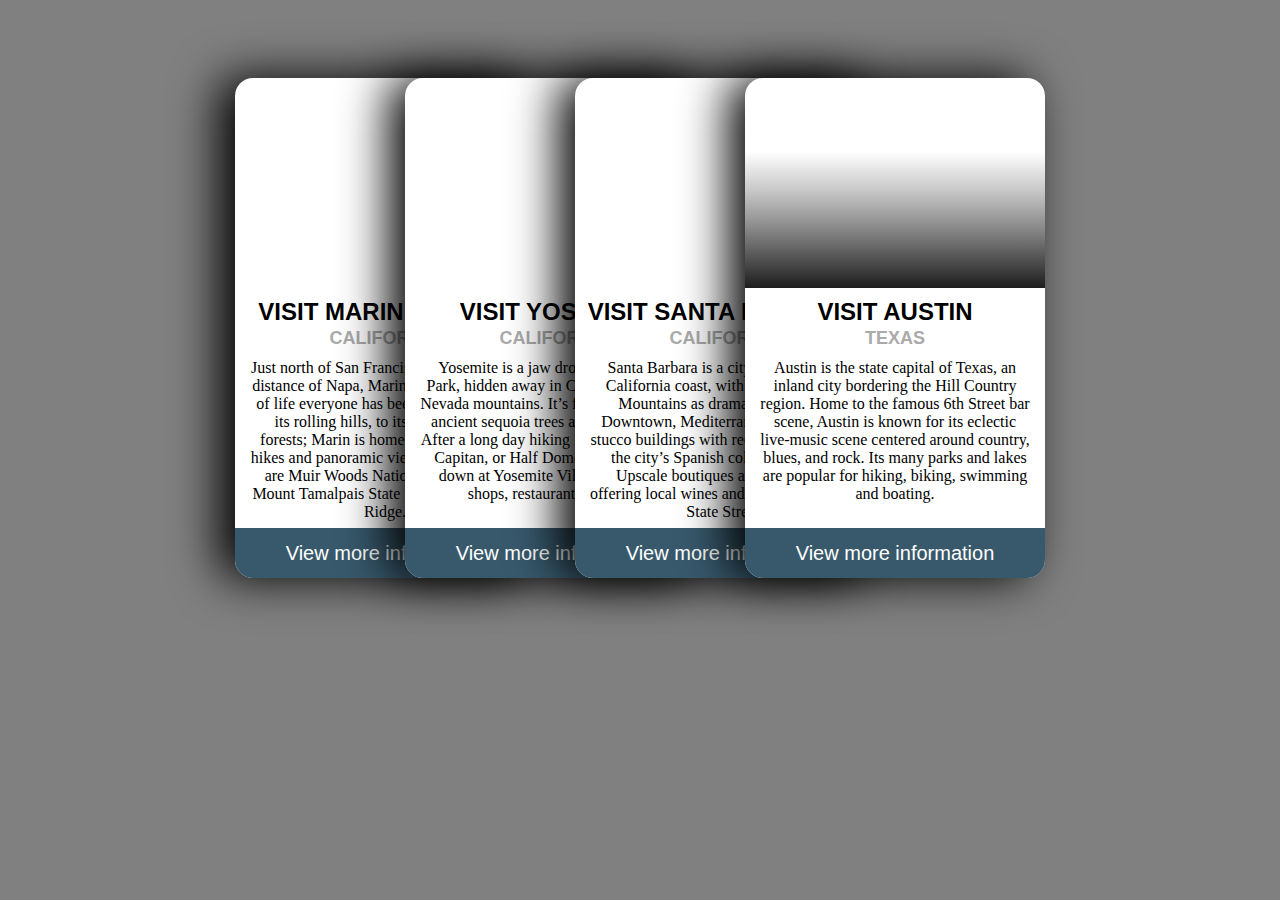
<file: css/cards.html>
<style>
body{ display: flex; flex-wrap: wrap; justify-content: center; background: grey; padding-top: 20px;
background-image: url("https://pbs.twimg.com/media/E3_guXtX0AUihWN.jpg");

/*   https://media.istockphoto.com/vectors/travel-concept-seamless-pattern-abstract-airplane-routes-travel-and-vector-id936346770?k=20&m=936346770&s=612x612&w=0&h=pNoiIGyr4aF7H_gmwI38xlKT4oOCouCYj8Tw0WaKYhI= */

}

.card{margin-top: 50px;
background: #17141d;
background: white;
display: grid;
grid-template-columns: 300px;
grid-template-rows: 210px 210px 80px;
grid-template-areas: "image" "text" "bottom";
font-family: roboto;
border-radius: 18px;
box-shadow: -1rem 0 3rem #000;
text-align: center;
overflow: hidden;
transition: all 0.6s ease;
  //color: white;
  
}

.card-img{
  grid-area: image;
  background: linear-gradient(#fff0 0%, #fff0, 70%, #1d1d1d 100%), url("https://livingcities.org/wp-content/uploads/2021/04/AustinTX.jpg");
  background-size: cover;
 //border-radius: 0 0 60% 60% /0 0 20% 20%;
  
}

.card-discription{
  grid-area: text;
  font-family: roboto;
  margin-top: -10px;
}

.card-discription > p{
margin: 15px; margin-top: -10px;
}

#visit-header, #visit-state{
  font-family: arial;
  text-transform: uppercase;
}

#visit-state{font-size: 18px;
margin-top: -18px; margin-bottom: 20px;
 color: #aaa;
}

#booknowbtn{
// background: #e9443c;
  background: #54c3dd;
  background: 
#38596c;
   //background:
  linear-gradient(#f2eecb, #cfb997);
 grid-area: bottom;
 border: none;
 font-size: 20px;
 color: white;
 margin-top: 30px;
}

#booknowbtn:hover{cursor: pointer; background: #54c3dd;
background: #029be6;
  background: #51a7e1; 
  background: #2e709a;
}

.card:hover{
  transform: translateY(-1rem);
}

.card:hover~.card{
  transform: translateX(130px);
}

.card:not(:first-child){
  margin-left: -130px;
}



/* LOCATION IMG */
/* #sb{background-image: url("https://miro.medium.com/max/1000/1*HXChk_VSESSUYNR3VgCo_Q.jpeg")} */


#sb{
  background-position: bottom;
  background-image: url("https://i.imgur.com/ZnaN89ql.jpg")}

/* //https://prod-virtuoso.dotcmscloud.com/dA/b3bd129b-efda-486b-8290-ccb35cd0f167/previewImage/MissionSantaBarbara_hero.jpg */
#yosemite{background-image: url("https://discovery.sndimg.com/content/dam/images/discovery/fullset/2022/5/18/GettyImages-1353388525.jpg.rend.hgtvcom.616.347.suffix/1652924149143.jpeg")}

#marin{background-image: url("https://i.imgur.com/BvrDOz2.jpg")}

a{text-decoration: none;
color: white;}

/* RGB */

.rgb::after {
  content:"";
  background: linear-gradient(45deg,
  #ff0000 0%, 
  #ff9a00 10%,
  #d0de21 20%,
  #4fdc4a 30%, 
  #3fdad8 40%,
  #2fc9e2 50%, 
  #1c7fee 60%, 
  #5f15f2 70%, 
  #ba0cf8 80%, 
  #fb07d9 90%, 
  #ff0000 100%  )
  repeat 0% 0% / 300% 100%;
  position: absolute;
  inset: -3px;
} 

@keyframes rgb {
  0% {background-position: 0% 50%;}
  50% {background-position: 100% 50%;}
  100% {background-position: 0% 50%;}
}

.rgb::after {
...
  border-radius: 16px;
  filter: blur(8px);
  transform: translateZ(-1px); /*or z-index */
  animation: rgb 6s linear infinite;
}


@media(max-width: 900px){
  body{height: auto;}
  .card{width: 160px; height: 300px;}
  .card{font-size: 10px;}
  .card-img{background-size: cover; width:160px; height: 110px; margin-bottom: 0px;}
  .card-discription{margin-top: -100px; width:160px;}
  #visit-header{margin: 2px; margin-bottom: 20px;}
  #visit-state{margin-bottom: 10px;}
}

.card{max-height: 500px;}
</style>

<body>
 
  <div class="card">
  <div class="card-img" id="marin"> </div>
  <div class="card-discription"> 
    <h2 id="visit-header"> Visit Marin County </h2> 
     <h2 id="visit-state"> California </h2> 
    <p> Just north of San Francisco and in driving distance of Napa, Marin is the nature part of life everyone has been missing. From its rolling hills, to its redwood tree forests; Marin is home to unforgettable hikes and panoramic views. Popular spots are Muir Woods National Monument, Mount Tamalpais State Park, and Bolinas Ridge. </p>
    </div>
    <button id="booknowbtn"> <a href="https://www.tripadvisor.com/Tourism-g155988-Marin_County_California-Vacations.html"> View more information </a> </button> 
  </div>
   <div class="card">
  <div class="card-img" id="yosemite"> </div>
  <div class="card-discription"> 
    <h2 id="visit-header">Visit Yosemite </h2> 
     <h2 id="visit-state"> California </h2> 
    <p> Yosemite is a jaw dropping National Park, hidden away in California’s Sierra Nevada mountains. It’s famed for its giant ancient sequoia trees and iconic vistas. After a long day hiking Bridalveil Fall, El Capitan, or Half Dome; you can wind down at Yosemite Village which has shops, restaurants, lodging.  </p>
    </div>
    <button id="booknowbtn"> <a href="https://www.tripadvisor.com/Attraction_Review-g61000-d489919-Reviews-Yosemite_Valley-Yosemite_National_Park_California.html"> View more information </a> </button>
  </div>
   <div class="card">
  <div class="card-img" id="sb"> </div>
  <div class="card-discription"> 
    <h2 id="visit-header"> Visit Santa Barbara </h2> 
     <h2 id="visit-state"> California </h2> 
    <p> Santa Barbara is a city on the central California coast, with the Santa Ynez Mountains as dramatic backdrop. Downtown, Mediterranean-style white stucco buildings with red-tile roofs reflect the city’s Spanish colonial heritage. Upscale boutiques and restaurants offering local wines and seasonal fare line State Street. </p>
    </div>
    <button id="booknowbtn"> <a href="https://www.tripadvisor.com/Tourism-g33045-Santa_Barbara_California-Vacations.html"> View more information </a> </button>
  </div>
   <div class="card">
  <div class="card-img"> </div>
  <div class="card-discription"> 
    <h2 id="visit-header"> Visit Austin </h2> 
     <h2 id="visit-state"> Texas </h2> 
    <p> Austin is the state capital of Texas, an inland city bordering the Hill Country region. Home to the famous 6th Street bar scene, Austin is known for its eclectic live-music scene centered around country, blues, and rock. Its many parks and lakes are popular for hiking, biking, swimming and boating. </p>
    </div>
    <button id="booknowbtn"> <a href="https://www.tripadvisor.com/Tourism-g30196-Austin_Texas-Vacations.html"> View more information </a> </button>
  </div>
  
  </body>
</file>
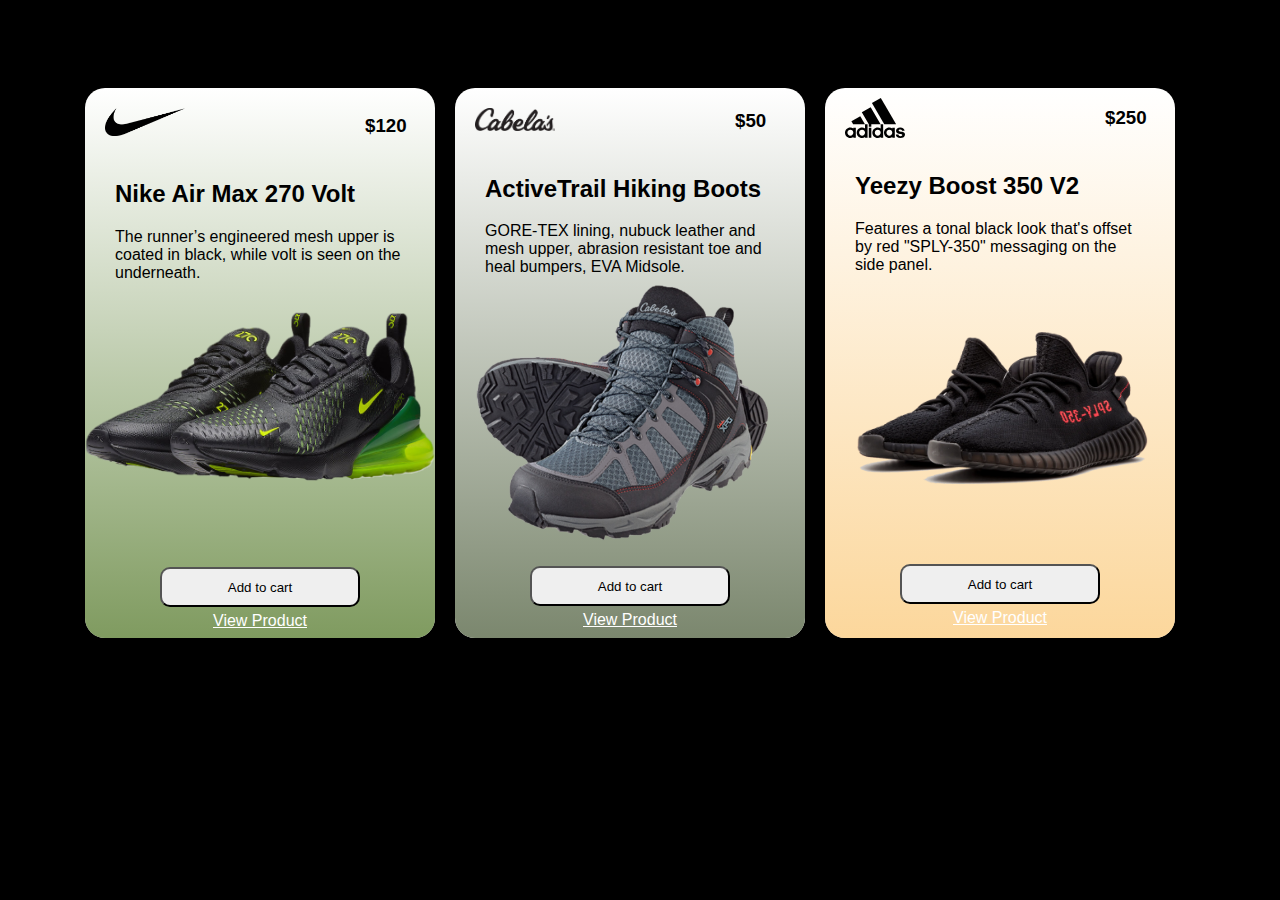
<file: footware demo site/footwaresite.html>
<!DOCTYPE html>
<html lang="en">
<meta charset="UTF-8">
<title>Product Card</title>
<meta name="viewport" content="width=device-width,initial-scale=1">
<link rel="stylesheet" href="">
<style>

body{display: flex; justify-content: center; background: black; padding-top: 80px; font-family: "Roboto", "Helvetica", sans-serif;}

.card-wrapper{min-width: 350px;width: 350px; height: 550px; background: white; border-radius: 20px; overflow: hidden; margin-right: 20px;}

.card-cover{background-image:url(""); background-size: cover; height: 550px; 
 background: -webkit-linear-gradient(top, rgba(255,255,255,0) 0%,
#7b876e 100%);
   
}
p, h2{margin-left: 30px; margin-right: 30px;}
h2{}
h3{position: absolute; margin-top: -45px; margin-left: 280px;}
#manufacturer, #manufacturer2{width: 80px; margin: 20px;}
#product, #product2{width: 300px; margin-top: 0px; position: absolute; margin-left: 20px;}

.card-btn{display: flex; flex-direction: column; align-items: center; margin-top: 290px;}

button{border-radius: 10px; width: 200px; height: 40px; }
button:hover{cursor: pointer;}
a{margin-top: 5px; color: white;}

#product{margin-top: -10px;}

#cover2{ background: -webkit-linear-gradient(top, rgba(255,255,255,0) 0%, #fbcf88 120%);}

#manufacturer2{margin-top: 10px; margin-bottom: 10px; width: 60px;}

#product2{ width: 370px; margin-left: -10px; margin-top: 0px;}
//#a2{color: black;}

#cover3{ background: -webkit-linear-gradient(top, rgba(255,255,255,0) 0%, 
#668740 120%);}

#card-btn3{margin-top: 285px;}


@media(max-width: 1120px){body{flex-direction: column; flex-wrap: wrap; align-items: center; padding-bottom: 300px;}
  .card-wrapper{margin-top: 10px;}}


</style>
<script src=""></script>
<body>

   <!-- Hiking shoes card 3 -->
  <div class="card-wrapper">
 <div class="card-cover" id="cover3">
   <img src="img-footware/nikelogo.png" id="manufacturer" draggable="false"> <h3> $120 </h3> 
   <h2>Nike Air Max 270 Volt </h2> 
   <p> The runner’s engineered mesh upper is coated in black, while volt is seen on the underneath.</p>
   
 <img src="img-footware/shoe1.png" id="product2" draggable="false">
     <div class="card-btn" id="card-btn3">
 <button> Add to cart</button>
       <a href="" id="a2"> View Product</a>
</div>
</div>
</div>

<!-- Hiking shoes card 1 -->
<div class="card-wrapper">
 <div class="card-cover">
   <img src="img-footware/cabelaslogo.png" id="manufacturer" draggable="false"> 
   
   <h3> $50 </h3> 
   <h2>ActiveTrail Hiking Boots </h2> 
   <p> GORE-TEX lining, nubuck leather and mesh upper, abrasion resistant toe and heal bumpers, EVA Midsole. </p>
<!--    
 <img src="https://www.nicepng.com/png/full/70-703898_hiking-shoes-png.png" id="product"> -->
   
    <img src="img-footware/shoe2.png" id="product" draggable="false">
   
     <div class="card-btn">
 <button> Add to cart</button>
       <a href=""> View Product</a>
</div>
</div>
</div>
  
  
  <!-- Yeezy shoes card 2 -->
  <div class="card-wrapper">
 <div class="card-cover" id="cover2">
   <img src="img-footware/Adidas_Logo.svg" id="manufacturer2" draggable="false"> <h3> $250 </h3> 
   <h2>Yeezy Boost 350 V2 </h2> 
   <p> Features a tonal black look that's offset by red "SPLY-350" messaging on the side panel. </p>
   
 <img src="img-footware/shoe3.png" id="product2" draggable="false">
     <div class="card-btn" id="card-btn2">
 <button> Add to cart</button>
       <a href="" id="a2"> View Product</a>
</div>
</div>
</div>
  
  
 

</body>
</html>
</file>
